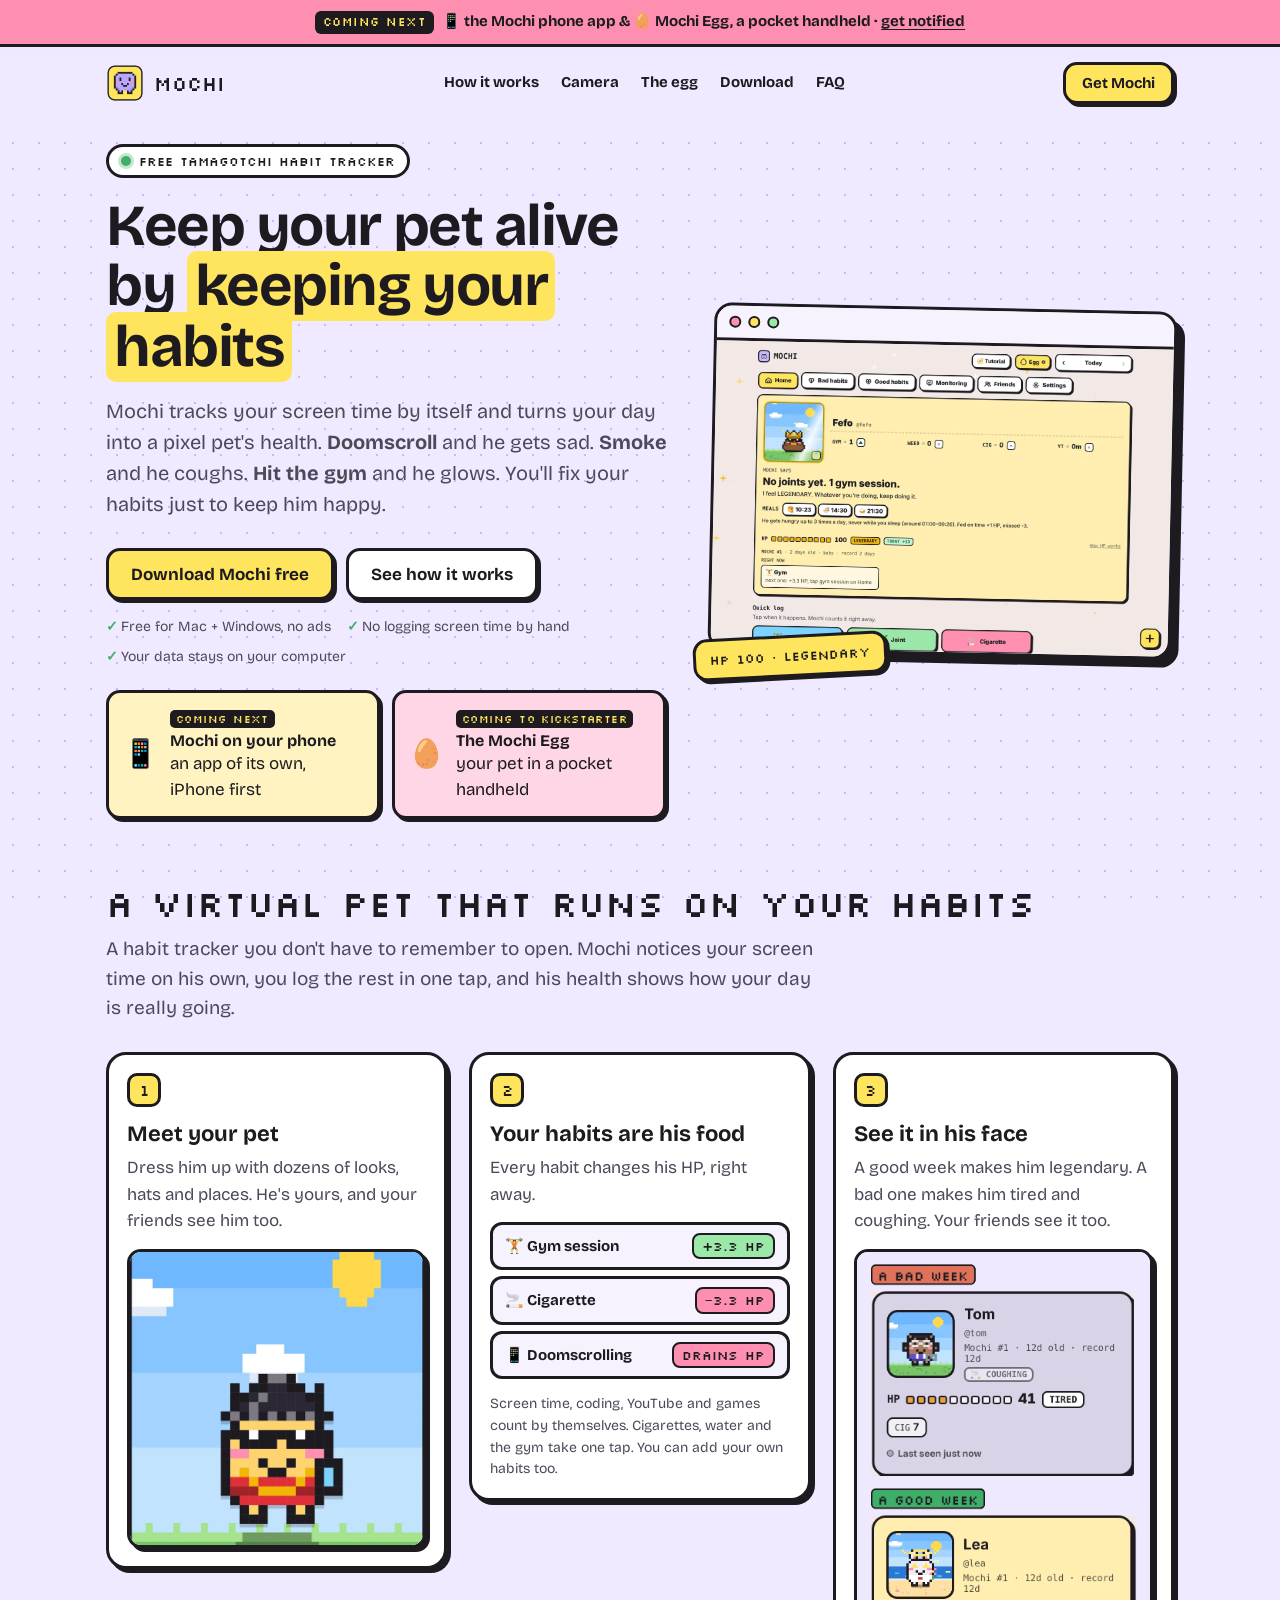
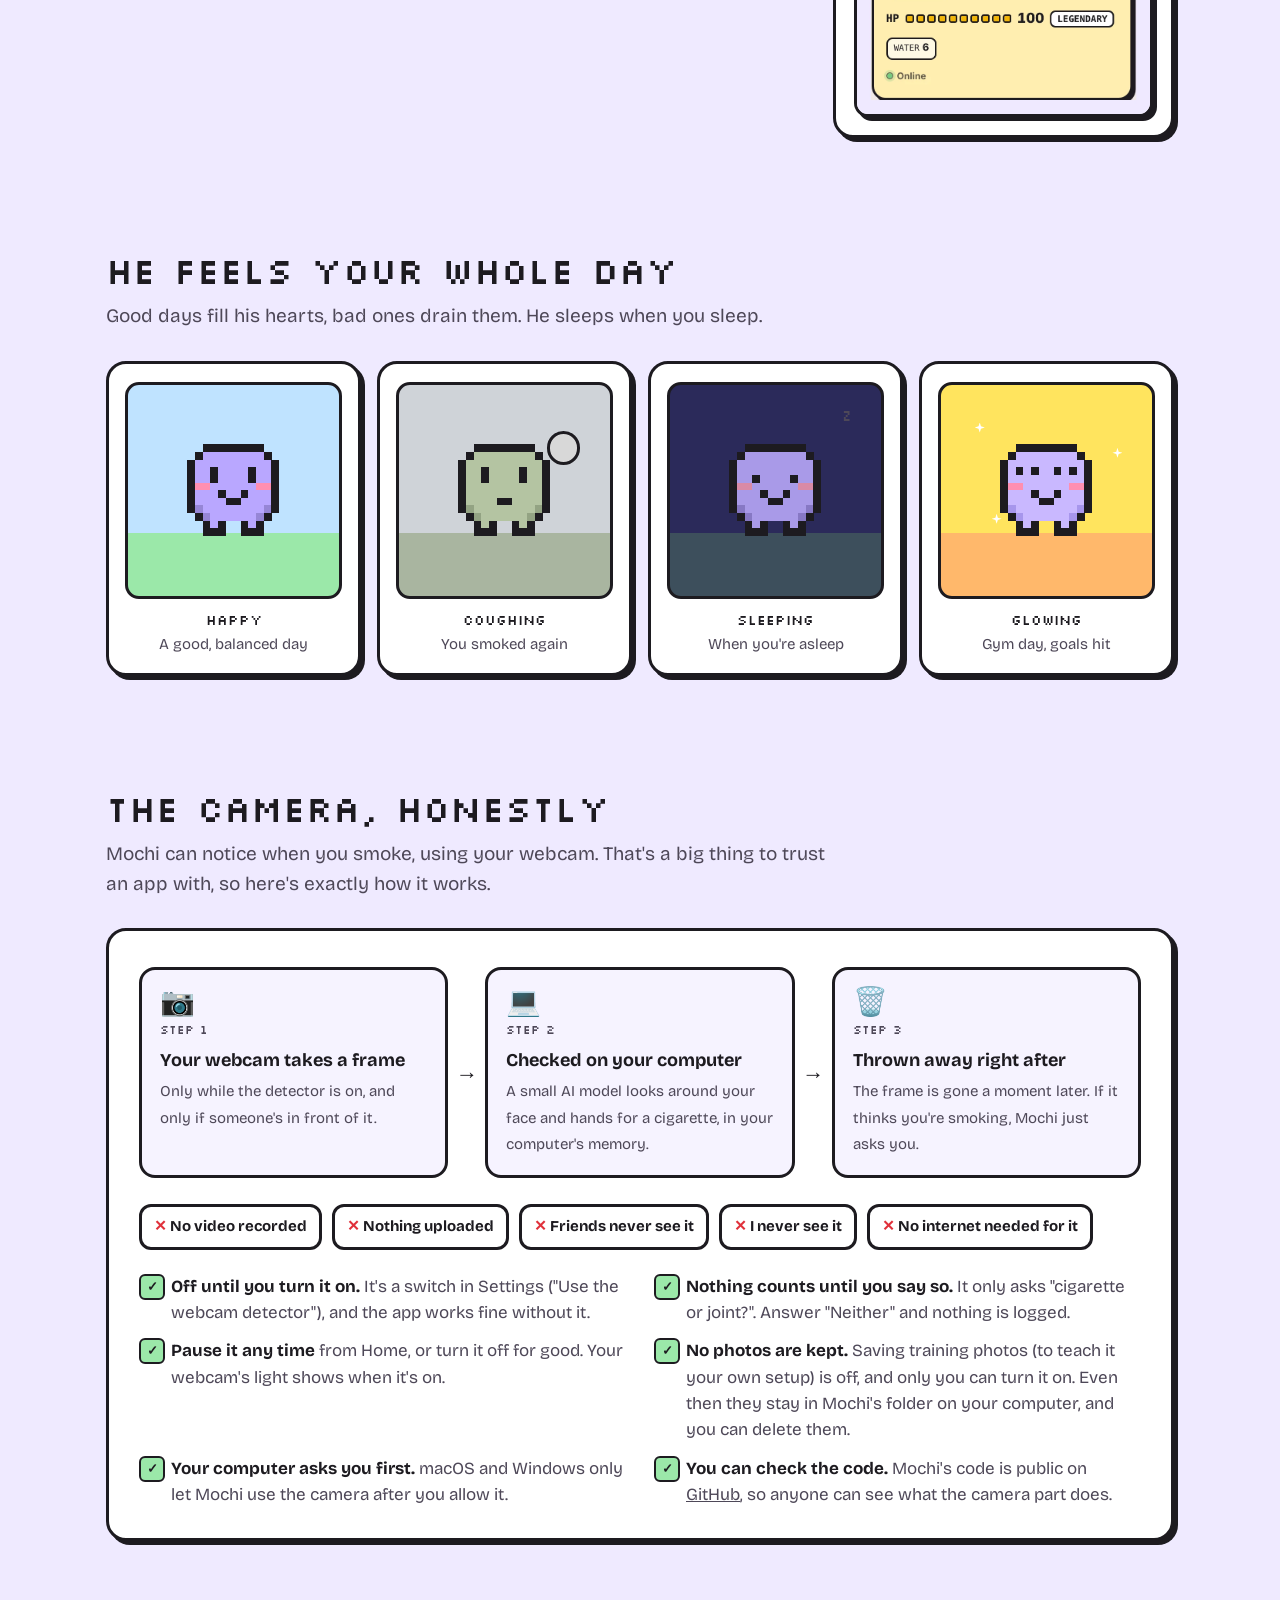
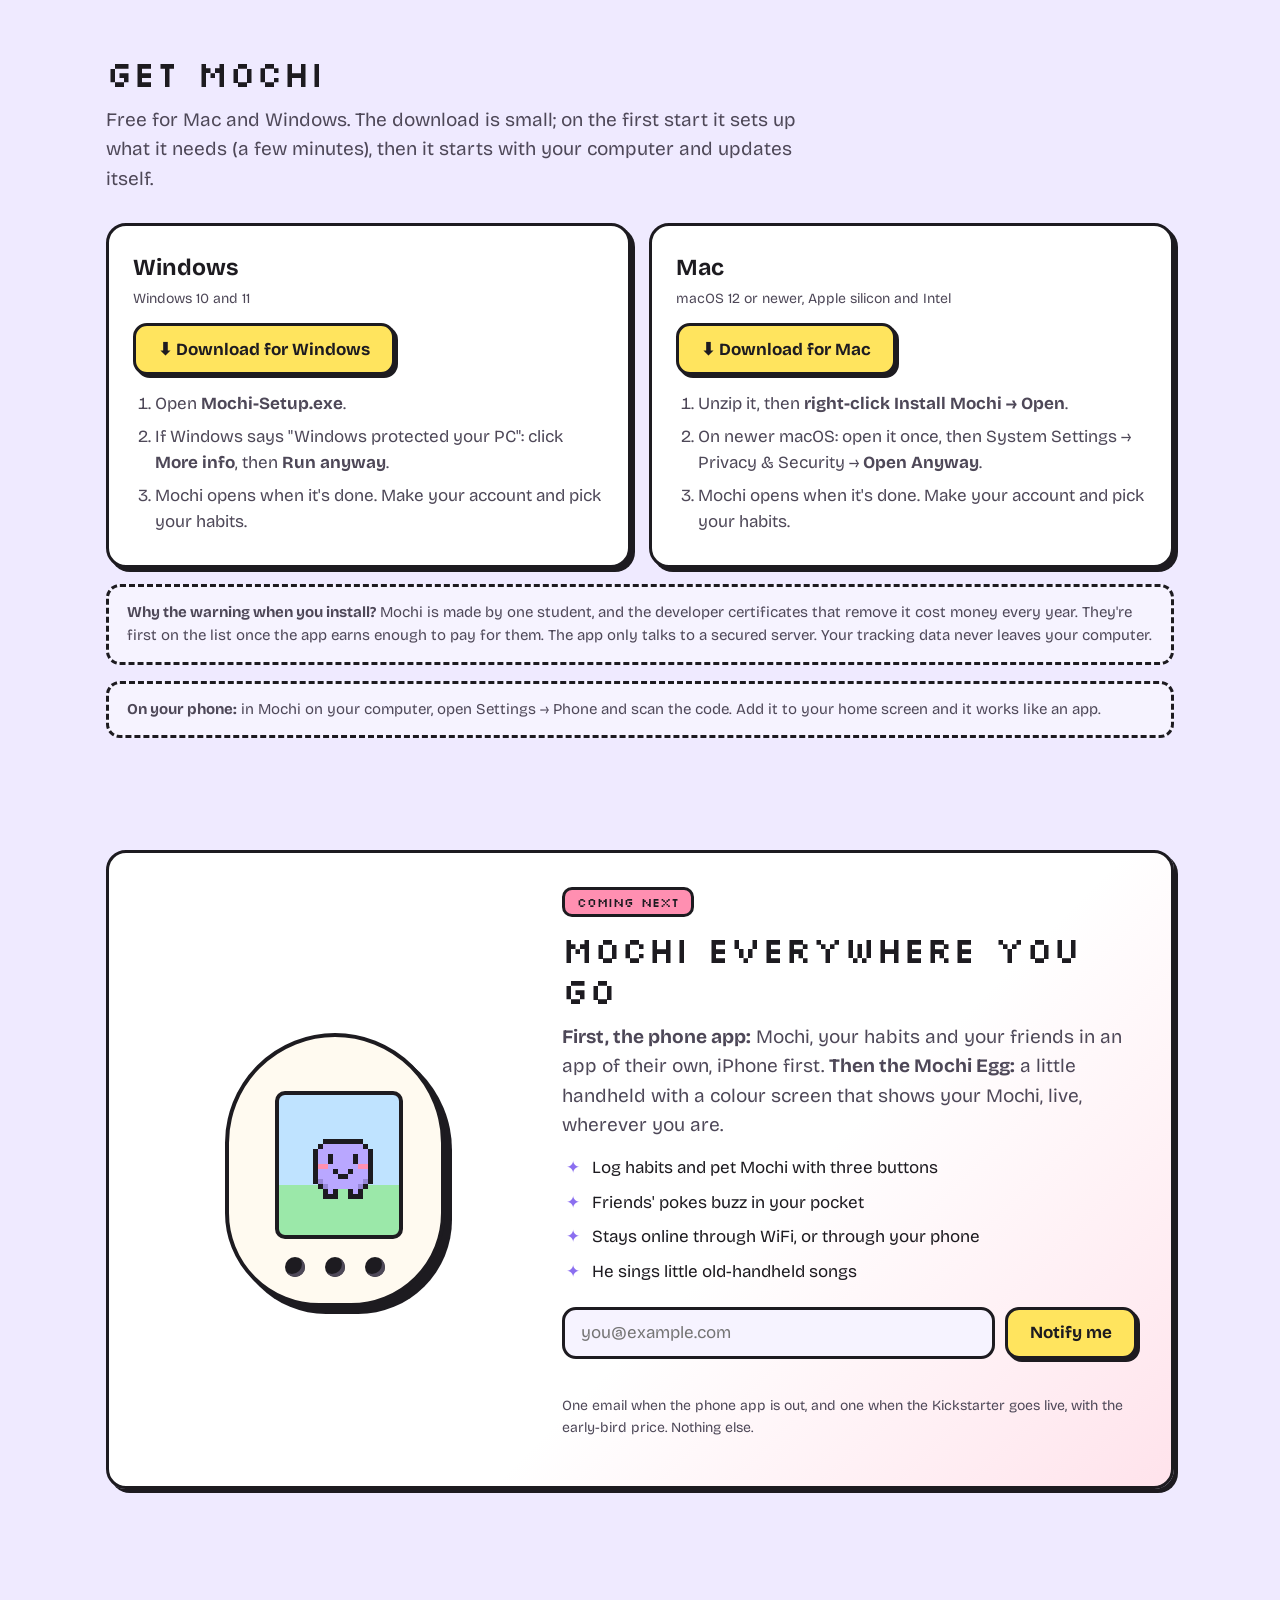
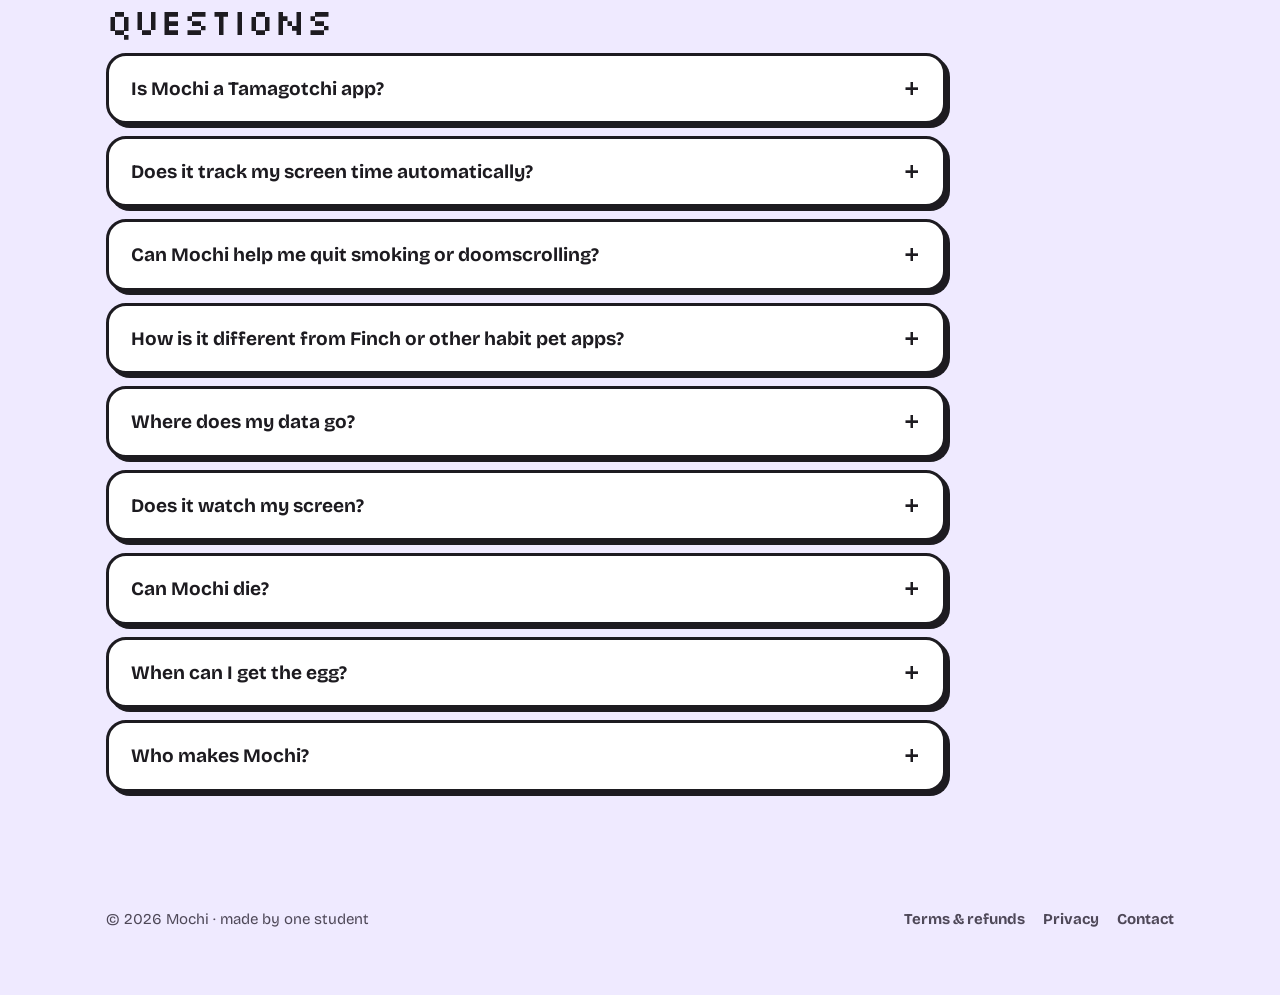
<file: docs/index.html>
<!doctype html>
<html lang="en">
<head>
<meta charset="utf-8">
<meta name="viewport" content="width=device-width, initial-scale=1">
<title>Mochi: keep your pet alive by keeping your habits · free Tamagotchi habit tracker for Mac &amp; Windows</title>
<meta name="description" content="Keep a Tamagotchi-style pixel pet alive by keeping your habits. Mochi is a free habit tracker and screen time tracker for Mac and Windows: it counts your screen time by itself, doomscrolling makes him sad, smoking makes him cough, the gym makes him glow.">
<meta name="keywords" content="tamagotchi habit tracker, virtual pet habit tracker, habit tracker app, screen time tracker, screen time app for mac, screen time app for windows, quit smoking tracker, doomscrolling, digital wellbeing, focus app, pixel pet">
<link rel="canonical" href="https://filadelfioleonardi.github.io/LazyTrack/">
<meta property="og:type" content="website">
<meta property="og:url" content="https://filadelfioleonardi.github.io/LazyTrack/">
<meta property="og:title" content="Mochi: keep your pet alive by keeping your habits">
<meta property="og:description" content="A free habit tracker with a pixel pet. Doomscroll and he gets sad. Smoke and he coughs. Hit the gym and he glows. Mac + Windows.">
<meta property="og:image" content="https://filadelfioleonardi.github.io/LazyTrack/img/og.png">
<meta property="og:image:width" content="1200"><meta property="og:image:height" content="630">
<meta name="twitter:card" content="summary_large_image">
<meta name="theme-color" content="#efeaff">
<link rel="icon" href="icon.png">
<link rel="apple-touch-icon" href="icon.png">
<script type="application/ld+json">{"@context":"https://schema.org","@type":"SoftwareApplication","name":"Mochi","applicationCategory":"LifestyleApplication","operatingSystem":"macOS, Windows","description":"Keep a Tamagotchi-style virtual pet alive by keeping your habits: a free habit tracker and screen time tracker for Mac and Windows that tracks automatically.","featureList":"Automatic screen time tracking, habit tracking, virtual pet, friends, quit smoking tracker","offers":{"@type":"Offer","price":"0","priceCurrency":"EUR"},"image":"https://filadelfioleonardi.github.io/LazyTrack/img/og.png","url":"https://filadelfioleonardi.github.io/LazyTrack/"}</script>
<link rel="stylesheet" href="style.css">
<style>
  /* hero */
  .hero { display: grid; grid-template-columns: 1.1fr .9fr; gap: 40px; align-items: center; padding: 22px 0 56px; }
  @media (max-width: 880px) { .hero { grid-template-columns: 1fr; padding-top: 20px; gap: 32px; } }
  .kicker { display: inline-flex; align-items: center; gap: 8px; padding: 6px 12px; border: 3px solid var(--line); border-radius: 999px; background: var(--card);
            font: 13px var(--pixel); margin-bottom: 18px; }
  .kicker i { width: 10px; height: 10px; border-radius: 50%; background: #3fae69; box-shadow: 0 0 0 3px color-mix(in srgb, #3fae69 30%, transparent); }
  .hero h1 { font: 800 clamp(36px, 5vw, 58px)/1.05 var(--body); margin: 0 0 18px; letter-spacing: -.025em; }
  .hero h1 mark { background: var(--yellow); color: #1d1b20; padding: 0 8px; border-radius: 10px; box-decoration-break: clone; -webkit-box-decoration-break: clone; }
  .hero p.lead { font-size: 20px; color: var(--ink-2); margin: 0 0 28px; max-width: 32em; }
  .ctas { display: flex; flex-wrap: wrap; gap: 12px; }
  .fine { margin-top: 14px; font-size: 14px; color: var(--ink-2); }

  .stage { position: relative; aspect-ratio: 1; max-width: 440px; width: 100%; justify-self: center; border-radius: 28px; overflow: hidden;
           background: linear-gradient(#bfe3ff 0 63%, #9be8a9 63% 100%); border: 3px solid var(--line); box-shadow: 8px 8px 0 var(--line); }
  .stage .grass { position: absolute; left: 0; right: 0; top: 63%; height: 4%; background: repeating-linear-gradient(90deg, #6fcf86 0 12px, transparent 12px 24px); }
  .sun { position: absolute; top: 9%; right: 11%; width: 13%; aspect-ratio: 1; background: var(--yellow); border: 3px solid var(--line); }
  .cloud { position: absolute; height: 6%; background: #fff; border: 3px solid var(--line); animation: drift 24s linear infinite; }
  .cloud.a { top: 13%; left: -30%; width: 26%; } .cloud.b { top: 4%; left: -40%; width: 17%; animation-duration: 32s; animation-delay: -14s; }
  @keyframes drift { to { left: 110%; } }
  .mochi { position: absolute; left: 50%; bottom: 30%; width: 50%; transform: translateX(-50%); animation: bob 2.4s ease-in-out infinite; }
  .shadow { position: absolute; left: 50%; bottom: 27.5%; width: 30%; height: 4%; transform: translateX(-50%); background: rgba(0,0,0,.15); border-radius: 50%; animation: sh 2.4s ease-in-out infinite; }
  @keyframes bob { 50% { transform: translate(-50%, -6%); } }
  @keyframes sh { 50% { width: 24%; } }
  .bubble { position: absolute; left: 50%; top: 8%; transform: translateX(-50%); background: #fff; color: #1d1b20; border: 3px solid var(--line); border-radius: 12px;
            padding: 6px 12px; font: 13px var(--pixel); white-space: nowrap; transition: opacity .2s; }
  .bubble::after { content: ""; position: absolute; left: 50%; bottom: -10px; width: 14px; height: 14px; background: #fff; border-right: 3px solid var(--line);
                   border-bottom: 3px solid var(--line); transform: translateX(-50%) rotate(45deg); }
  .hearts { position: absolute; left: 5%; bottom: 5%; display: flex; gap: 6px; padding: 8px 10px; background: rgba(29,27,32,.82); border: 3px solid var(--line); border-radius: 8px; }
  .hearts i { width: 18px; height: 16px; background: #e0303a; clip-path: polygon(0 25%, 25% 0, 50% 20%, 75% 0, 100% 25%, 100% 50%, 50% 100%, 0 50%); }
  .hearts i.off { background: #5a5266; }
  .hp { position: absolute; right: 5%; bottom: 5%; padding: 6px 10px; background: var(--yellow); color: #1d1b20; border: 3px solid var(--line); border-radius: 8px; font: 13px var(--pixel); }

  /* sections */
  section { padding: 56px 0; scroll-margin-top: 64px; }
  h2.sec { font: clamp(26px, 4vw, 36px)/1.15 var(--pixel); margin: 0 0 10px; }
  p.sub { color: var(--ink-2); margin: 0 0 30px; font-size: 19px; max-width: 38em; }

  .moods { display: grid; grid-template-columns: repeat(4, minmax(0, 1fr)); gap: 16px; }
  @media (max-width: 860px) { .moods { grid-template-columns: repeat(2, minmax(0, 1fr)); } }
  .mood { padding: 18px 16px 16px; text-align: center; }
  .mood .scene { aspect-ratio: 1; border: 3px solid var(--line); border-radius: 14px; display: grid; place-items: center; margin-bottom: 12px; position: relative; overflow: hidden; }
  .mood svg { width: 58%; }
  .mood b { display: block; font: 14px var(--pixel); margin-bottom: 2px; }
  .mood span { color: var(--ink-2); font-size: 15px; }
  .zz { position: absolute; top: 10%; right: 14%; font: 26px var(--pixel); color: #ffe45e; animation: zz 2s ease-in-out infinite; }
  @keyframes zz { 50% { transform: translateY(-6px); opacity: .6; } }
  .spark { position: absolute; width: 10px; height: 10px; background: #fff; clip-path: polygon(50% 0, 62% 38%, 100% 50%, 62% 62%, 50% 100%, 38% 62%, 0 50%, 38% 38%); animation: tw 1.6s ease-in-out infinite; }
  @keyframes tw { 50% { transform: scale(.4); opacity: .4; } }
  .cough { position: absolute; top: 22%; right: 14%; width: 16%; aspect-ratio: 1; border-radius: 50%; background: #d8d8d8; border: 3px solid var(--line); animation: puff 1.8s ease-out infinite; }
  @keyframes puff { from { transform: scale(.5); opacity: 1; } to { transform: translate(8px, -12px) scale(1.2); opacity: 0; } }

  .grid3 { display: grid; grid-template-columns: repeat(3, minmax(0, 1fr)); gap: 18px; }
  @media (max-width: 860px) { .grid3 { grid-template-columns: 1fr; } }
  .feat { padding: 24px; }
  .feat .ic { width: 54px; height: 54px; display: grid; place-items: center; border: 3px solid var(--line); border-radius: 14px; font-size: 26px; margin-bottom: 14px; box-shadow: 2px 2px 0 var(--line); }
  .feat h3 { margin: 0 0 6px; font-size: 21px; } .feat p { margin: 0; color: var(--ink-2); }

  .egg { display: grid; grid-template-columns: .8fr 1.2fr; gap: 36px; align-items: center; padding: 34px; background: linear-gradient(135deg, var(--card) 60%, color-mix(in srgb, var(--pink) 25%, var(--card))); }
  @media (max-width: 860px) { .egg { grid-template-columns: 1fr; padding: 24px; } }
  .eggshell { width: 220px; height: 274px; margin: 0 auto; position: relative; background: #fffaf0; border: 4px solid var(--line); border-radius: 110px 110px 94px 94px;
              box-shadow: 7px 7px 0 var(--line); animation: wob 4s ease-in-out infinite; }
  @keyframes wob { 0%, 80%, 100% { transform: rotate(0); } 85% { transform: rotate(-4deg); } 90% { transform: rotate(4deg); } 95% { transform: rotate(-2deg); } }
  .eggscreen { position: absolute; left: 46px; top: 54px; width: 128px; height: 148px; border: 4px solid #1d1b20; border-radius: 10px; overflow: hidden; background: linear-gradient(#bfe3ff 0 64%, #9be8a9 64%); }
  .eggscreen svg { position: absolute; left: 24px; bottom: 26px; width: 80px; }
  .eggbtns { position: absolute; left: 0; right: 0; bottom: 26px; display: flex; justify-content: center; gap: 20px; }
  .eggbtns i { width: 20px; height: 20px; border-radius: 50%; background: #1d1b20; box-shadow: inset -3px -3px 0 #4e4858; }
  .badge { display: inline-block; padding: 4px 12px; border: 3px solid var(--line); border-radius: 10px; background: var(--pink); color: #1d1b20; font: 13px var(--pixel); margin-bottom: 12px; }
  ul.ticks { list-style: none; padding: 0; margin: 0 0 22px; display: grid; gap: 8px; }
  ul.ticks li { padding-left: 30px; position: relative; } ul.ticks li::before { content: "✦"; position: absolute; left: 4px; color: #8b6ff0; }

  form.join { display: flex; gap: 10px; flex-wrap: wrap; }
  form.join input { flex: 1 1 220px; min-height: 52px; padding: 0 16px; border: 3px solid var(--line); border-radius: 14px; font: 400 17px var(--body); background: var(--soft); color: var(--ink); }
  .msg { min-height: 24px; margin-top: 10px; font-weight: 700; }
  .msg.ok { color: #157a3f; } .msg.err { color: #c2410c; }
  @media (prefers-color-scheme: dark) { .msg.ok { color: #5fe08f; } .msg.err { color: #ff8a6b; } }

  .dl { display: grid; grid-template-columns: repeat(2, minmax(0, 1fr)); gap: 18px; }
  @media (max-width: 760px) { .dl { grid-template-columns: 1fr; } }
  .dl .card { padding: 24px; }
  .dl h3 { margin: 0 0 2px; font-size: 23px; }
  .steps { margin: 16px 0 0; padding-left: 22px; color: var(--ink-2); } .steps li { margin-bottom: 6px; }
  .soon { margin-top: 18px; padding: 22px; }
  .soon h3 { margin: 0 0 4px; font-size: 20px; }
  .note { margin-top: 16px; padding: 14px 18px; border: 3px dashed var(--line); border-radius: 14px; background: var(--soft); color: var(--ink-2); font-size: 15px; }

  [hidden] { display: none !important; }
  .plans { display: grid; grid-template-columns: repeat(3, minmax(0, 1fr)); gap: 20px; align-items: start; }
  @media (max-width: 960px) { .plans { grid-template-columns: 1fr; max-width: 520px; } }
  .plan.founder { background: linear-gradient(160deg, #fff6d6, #ffd6e6); color: #1d1b20; }
  .plan.founder .btn { background: var(--yellow); color: #1d1b20; }
  .plan.founder .btn[aria-disabled="true"] { opacity: .65; pointer-events: none; }
  .slots { margin: 4px 0 0; font: 12px var(--pixel); }
  .offers-note { margin-top: 18px; max-width: 840px; padding: 14px 18px; border: 3px dashed var(--line); border-radius: 14px; background: var(--soft); color: var(--ink-2); font-size: 15px; }
  .plan { padding: 26px; position: relative; } .plan.plus { background: var(--yellow); color: #1d1b20; }
  .plan h3 { font: 16px var(--pixel); margin: 0; }
  .plan .price { font: 800 40px/1.1 var(--body); margin: 8px 0 2px; } .plan .price small { font-size: 16px; font-weight: 400; }
  .plan ul { margin: 16px 0 22px; padding-left: 20px; } .plan li { margin-bottom: 7px; }
  .plan.plus .btn { background: #fff; color: #1d1b20; }
  .plan .tag { position: absolute; top: -16px; right: 18px; padding: 4px 10px; background: var(--pink); border: 3px solid var(--line); border-radius: 10px; font: 12px var(--pixel); color: #1d1b20; }

  .faq details { max-width: 840px; }
  .faq details { padding: 18px 22px; margin-bottom: 12px; }
  .faq summary { cursor: pointer; font-weight: 700; font-size: 19px; list-style: none; display: flex; justify-content: space-between; gap: 12px; }
  .faq summary::-webkit-details-marker { display: none; }
  .faq summary::after { content: "+"; font: 20px var(--pixel); } .faq details[open] summary::after { content: "–"; }
  .faq p { margin: 10px 0 0; color: var(--ink-2); }

  /* the camera, explained */
  .cam { padding: 30px; }
  @media (max-width: 760px) { .cam { padding: 22px; } }
  .flow { display: grid; grid-template-columns: 1fr auto 1fr auto 1fr; gap: 12px; align-items: stretch; margin: 6px 0 26px; }
  @media (max-width: 760px) { .flow { grid-template-columns: 1fr; } .flow .arrow { transform: rotate(90deg); justify-self: center; } }
  .step { padding: 18px; border: 3px solid var(--line); border-radius: 16px; background: var(--soft); }
  .step .n { font: 12px var(--pixel); color: var(--ink-2); }
  .step b { display: block; font-size: 18px; margin: 4px 0 4px; }
  .step span { color: var(--ink-2); font-size: 15px; }
  .step .ic { font-size: 28px; line-height: 1; }
  .arrow { align-self: center; font: 22px var(--pixel); }
  .never { display: flex; flex-wrap: wrap; gap: 10px; margin: 0 0 24px; }
  .never span { padding: 8px 12px; border: 3px solid var(--line); border-radius: 12px; background: var(--card); font-weight: 700; font-size: 15px; }
  .never span::before { content: "✕ "; color: #e0303a; }
  .promises { display: grid; grid-template-columns: repeat(2, minmax(0, 1fr)); gap: 12px 28px; padding: 0; margin: 0; list-style: none; }
  @media (max-width: 760px) { .promises { grid-template-columns: 1fr; } }
  .promises li { padding-left: 32px; position: relative; color: var(--ink-2); }
  .promises li b { color: var(--ink); }
  .promises li::before { content: "✓"; position: absolute; left: 0; top: 0; width: 22px; height: 22px; display: grid; place-items: center; background: var(--green); color: #1d1b20;
                         border: 2px solid var(--line); border-radius: 6px; font-weight: 800; font-size: 13px; }

  /* the app itself, in a window */
  .shot { border: 3px solid var(--line); border-radius: 18px; overflow: hidden; box-shadow: 8px 8px 0 var(--line); background: var(--card); }
  .shot .bar { display: flex; gap: 7px; padding: 10px 12px; border-bottom: 3px solid var(--line); background: var(--soft); }
  .shot .bar i { width: 12px; height: 12px; border-radius: 50%; border: 2px solid var(--line); background: #ff8fb1; }
  .shot .bar i:nth-child(2) { background: #ffe45e; } .shot .bar i:nth-child(3) { background: #9be8a9; }
  .shot img, .shot video { display: block; width: 100%; height: auto; }
  .hero .shot { transform: rotate(1.2deg); }
  .heroart { position: relative; }
  .sticker { position: absolute; left: -18px; bottom: -22px; padding: 10px 14px; background: var(--yellow); color: #1d1b20; border: 3px solid var(--line); border-radius: 14px;
             box-shadow: 3px 3px 0 var(--line); font: 13px var(--pixel); transform: rotate(-3deg); }
  .trust { display: flex; flex-wrap: wrap; gap: 8px 16px; margin-top: 16px; font-size: 14px; color: var(--ink-2); }
  .trust span::before { content: "✓ "; color: #3fae69; font-weight: 800; }
  .mobilecta { display: none; margin-top: 4px; }
  .mobilecta p { margin: 0 0 10px; font-weight: 700; }
  body.is-mobile .mobilecta { display: block; } body.is-mobile .deskcta { display: none; }
  /* three screens: the pet, the habits, the payoff */
  .loop { display: grid; grid-template-columns: repeat(3, minmax(0, 1fr)); gap: 22px; align-items: start; }
  @media (max-width: 900px) { .loop { grid-template-columns: 1fr; max-width: 560px; } }
  .loopcard { padding: 18px; }
  .loopcard .num { display: inline-grid; place-items: center; width: 34px; height: 34px; border: 3px solid var(--line); border-radius: 10px; background: var(--yellow); color: #1d1b20; font: 15px var(--pixel); margin-bottom: 10px; }
  .loopcard h3 { margin: 0 0 4px; font-size: 22px; } .loopcard p { margin: 0 0 14px; color: var(--ink-2); }
  .loopcard .shot { box-shadow: 4px 4px 0 var(--line); border-radius: 14px; }
  .loopcard .shot.sq { aspect-ratio: 1; } .loopcard .shot.sq video { height: 100%; object-fit: cover; }
  .mech { list-style: none; padding: 0; margin: 0 0 14px; display: grid; gap: 6px; }
  .mech li { display: flex; justify-content: space-between; align-items: center; gap: 10px; padding: 8px 12px; border: 3px solid var(--line); border-radius: 12px; background: var(--soft); font-weight: 700; font-size: 15px; }
  .mech b { font: 13px var(--pixel); padding: 3px 8px; border: 2px solid var(--line); border-radius: 8px; white-space: nowrap; color: #1d1b20; }
  .mech b.up { background: var(--green); } .mech b.down { background: var(--pink); }
  /* coming next: on the first screen */
  .soonbar { display: block; text-align: center; padding: 10px 16px; background: #ff8fb1; color: #1d1b20; border-bottom: 3px solid #1d1b20; font-size: 15px; font-weight: 700; text-decoration: none; }
  .soonbar b { display: inline-block; background: #1d1b20; color: #ffe45e; padding: 2px 8px; border-radius: 6px; font-family: var(--pixel); font-weight: 400; font-size: 12px; letter-spacing: .04em; margin-right: 8px; }
  .soonbar u { text-underline-offset: 3px; }
  .next { display: grid; grid-template-columns: repeat(2, minmax(0, 1fr)); gap: 12px; margin-top: 22px; max-width: 560px; }
  @media (max-width: 520px) { .next { grid-template-columns: 1fr; } }
  .nextcard { display: flex; gap: 12px; align-items: center; padding: 12px 14px; border: 3px solid #1d1b20; border-radius: 14px; background: #fff3c2; color: #1d1b20; box-shadow: 3px 3px 0 #1d1b20; text-decoration: none; }
  .nextcard:nth-child(2) { background: #ffd6e6; }
  .nextcard:hover { transform: translate(-1px, -1px); box-shadow: 4px 4px 0 #1d1b20; }
  .nextcard .ic { font-size: 28px; line-height: 1; }
  .nextcard small { display: inline-block; font: 11px var(--pixel); background: #1d1b20; color: #ffe45e; padding: 2px 6px; border-radius: 5px; letter-spacing: .04em; margin-bottom: 3px; }
  .nextcard b { display: block; font-size: 16px; line-height: 1.25; }
  @media (prefers-reduced-motion: reduce) { *, *::before, *::after { animation: none !important; transition: none !important; } }
</style>
</head>
<body>
<a class="soonbar" href="#founder" data-pay="founder" hidden><b>ONLY 500</b>🥚 Founder pack: Mochi Plus forever, $29 once · <u>see it</u></a>
<a class="soonbar" href="#egg" data-nopay="founder"><b>COMING NEXT</b>📱 the Mochi phone app &amp; 🥚 Mochi Egg, a pocket handheld · <u>get notified</u></a>
<header class="top" id="top">
  <div class="wrap">
    <a class="brand" href="#"><img src="icon.png" alt="">MOCHI</a>
    <nav class="links" aria-label="Sections"><a href="#loop">How it works</a><a href="#camera">Camera</a><a href="#egg">The egg</a><a href="#download">Download</a><a href="#founder" data-pay="founder" hidden>Founder</a><a href="#faq">FAQ</a></nav>
    <a class="btn primary small" href="#download">Get Mochi</a>
  </div>
</header>

<main>
<div class="wrap">
  <div class="hero">
    <div>
      <span class="kicker"><i></i>FREE TAMAGOTCHI HABIT TRACKER</span>
      <h1>Keep your pet alive by <mark>keeping your habits</mark></h1>
      <p class="lead">Mochi tracks your screen time by itself and turns your day into a pixel pet's health. <b>Doomscroll</b> and he gets sad. <b>Smoke</b> and he coughs. <b>Hit the gym</b> and he glows. You'll fix your habits just to keep him happy.</p>
      <div class="ctas deskcta">
        <a class="btn primary" id="heroDl" href="#download">Download Mochi free</a>
        <a class="btn" href="#loop">See how it works</a>
      </div>
      <div class="mobilecta">
        <p>Mochi runs on your computer. Get the link there:</p>
        <form class="join" data-wants="app"><input type="email" name="email" required placeholder="your email" aria-label="Your email"><button class="btn primary" type="submit">Email me the link</button></form>
        <div class="msg" role="status"></div>
        <button type="button" class="btn small" id="shareBtn" style="margin-top:6px">Send it to myself</button>
      </div>
      <div class="ctas" data-pay="founder egg" hidden style="margin-top:12px">
        <a class="btn" href="#founder" data-pay="founder" hidden>🥚 Become a Founder · $29</a>
        <a class="btn" href="#egg" data-pay="egg" hidden>Reserve a Mochi Egg · $5</a>
      </div>
      <div class="trust"><span>Free for Mac + Windows, no ads</span><span>No logging screen time by hand</span><span>Your data stays on your computer</span></div>
      <div class="next" aria-label="Coming next">
        <a class="nextcard" href="#egg"><span class="ic" aria-hidden="true">📱</span><span><small>COMING NEXT</small><b>Mochi on your phone</b>an app of its own, iPhone first</span></a>
        <a class="nextcard" href="#egg"><span class="ic" aria-hidden="true">🥚</span><span><small>COMING TO KICKSTARTER</small><b>The Mochi Egg</b>your pet in a pocket handheld</span></a>
      </div>
    </div>
    <div class="heroart">
      <div class="shot"><div class="bar"><i></i><i></i><i></i></div>
        <img src="img/app-home.webp" width="1280" height="860" alt="The Mochi app: a pixel pet with a crown, 100 HP and LEGENDARY, today's gym session counted and quick log buttons"></div>
      <span class="sticker">HP 100 · LEGENDARY</span>
    </div>
  </div>
</div>

<section id="loop" style="padding-top:8px">
  <div class="wrap">
    <h2 class="sec">A virtual pet that runs on your habits</h2>
    <p class="sub">A habit tracker you don't have to remember to open. Mochi notices your screen time on his own, you log the rest in one tap, and his health shows how your day is really going.</p>
    <div class="loop">
      <div class="card loopcard"><span class="num">1</span><h3>Meet your pet</h3><p>Dress him up with dozens of looks, hats and places. He's yours, and your friends see him too.</p>
        <div class="shot sq"><video src="img/dressup.mp4" poster="img/dressup-poster.webp" autoplay muted loop playsinline preload="metadata" aria-label="Mochi trying on different outfits in the wardrobe"></video></div></div>
      <div class="card loopcard"><span class="num">2</span><h3>Your habits are his food</h3><p>Every habit changes his HP, right away.</p>
        <ul class="mech">
          <li><span>🏋️ Gym session</span><b class="up">+3.3 HP</b></li>
          <li><span>🚬 Cigarette</span><b class="down">−3.3 HP</b></li>
          <li><span>📱 Doomscrolling</span><b class="down">drains HP</b></li>
        </ul>
        <p class="fine" style="margin:4px 0 0">Screen time, coding, YouTube and games count by themselves. Cigarettes, water and the gym take one tap. You can add your own habits too.</p></div>
      <div class="card loopcard"><span class="num">3</span><h3>See it in his face</h3><p>A good week makes him legendary. A bad one makes him tired and coughing. Your friends see it too.</p>
        <div class="shot"><img src="img/payoff.webp" width="759" height="1196" loading="lazy" alt="Two Mochis side by side: after a bad week, tired and coughing at 41 HP; after a good week, legendary at 100 HP"></div></div>
    </div>
  </div>
</section>

<section id="how">
  <div class="wrap">
    <h2 class="sec">He feels your whole day</h2>
    <p class="sub">Good days fill his hearts, bad ones drain them. He sleeps when you sleep.</p>
    <div class="moods">
      <div class="card mood"><div class="scene" style="background:linear-gradient(#bfe3ff 0 70%,#9be8a9 70%)"><svg viewBox="0 0 16 16" shape-rendering="crispEdges" data-mood="happy" aria-hidden="true"></svg></div><b>HAPPY</b><span>A good, balanced day</span></div>
      <div class="card mood"><div class="scene" style="background:linear-gradient(#cfd3d8 0 70%,#a9b5a0 70%)"><svg viewBox="0 0 16 16" shape-rendering="crispEdges" data-mood="sick" aria-hidden="true"></svg><i class="cough"></i></div><b>COUGHING</b><span>You smoked again</span></div>
      <div class="card mood"><div class="scene" style="background:linear-gradient(#2b2a5a 0 70%,#3d4f5c 70%)"><svg viewBox="0 0 16 16" shape-rendering="crispEdges" data-mood="sleep" aria-hidden="true"></svg><span class="zz">Z</span></div><b>SLEEPING</b><span>When you're asleep</span></div>
      <div class="card mood"><div class="scene" style="background:linear-gradient(#ffe45e 0 70%,#ffb86b 70%)"><svg viewBox="0 0 16 16" shape-rendering="crispEdges" data-mood="glow" aria-hidden="true"></svg><i class="spark" style="top:18%;left:16%"></i><i class="spark" style="top:30%;right:14%;animation-delay:-.6s"></i><i class="spark" style="bottom:34%;left:24%;animation-delay:-1.1s"></i></div><b>GLOWING</b><span>Gym day, goals hit</span></div>
    </div>
  </div>
</section>


<section id="camera">
  <div class="wrap">
    <h2 class="sec">The camera, honestly</h2>
    <p class="sub">Mochi can notice when you smoke, using your webcam. That's a big thing to trust an app with, so here's exactly how it works.</p>
    <div class="card cam">
      <div class="flow">
        <div class="step"><div class="ic">📷</div><span class="n">STEP 1</span><b>Your webcam takes a frame</b><span>Only while the detector is on, and only if someone's in front of it.</span></div>
        <div class="arrow" aria-hidden="true">→</div>
        <div class="step"><div class="ic">💻</div><span class="n">STEP 2</span><b>Checked on your computer</b><span>A small AI model looks around your face and hands for a cigarette, in your computer's memory.</span></div>
        <div class="arrow" aria-hidden="true">→</div>
        <div class="step"><div class="ic">🗑️</div><span class="n">STEP 3</span><b>Thrown away right after</b><span>The frame is gone a moment later. If it thinks you're smoking, Mochi just asks you.</span></div>
      </div>
      <div class="never" aria-label="What never happens"><span>No video recorded</span><span>Nothing uploaded</span><span>Friends never see it</span><span>I never see it</span><span>No internet needed for it</span></div>
      <ul class="promises">
        <li><b>Off until you turn it on.</b> It's a switch in Settings ("Use the webcam detector"), and the app works fine without it.</li>
        <li><b>Nothing counts until you say so.</b> It only asks "cigarette or joint?". Answer "Neither" and nothing is logged.</li>
        <li><b>Pause it any time</b> from Home, or turn it off for good. Your webcam's light shows when it's on.</li>
        <li><b>No photos are kept.</b> Saving training photos (to teach it your own setup) is off, and only you can turn it on. Even then they stay in Mochi's folder on your computer, and you can delete them.</li>
        <li><b>Your computer asks you first.</b> macOS and Windows only let Mochi use the camera after you allow it.</li>
        <li><b>You can check the code.</b> Mochi's code is public on <a href="https://github.com/FiladelfioLeonardi/LazyTrack/blob/main/lazytrack/smoke.py">GitHub</a>, so anyone can see what the camera part does.</li>
      </ul>
    </div>
  </div>
</section>

<section id="download">
  <div class="wrap">
    <h2 class="sec">Get Mochi</h2>
    <p class="sub">Free for Mac and Windows. The download is small; on the first start it sets up what it needs (a few minutes), then it starts with your computer and updates itself.</p>
    <div class="dl">
      <div class="card">
        <h3>Windows</h3><p class="fine" style="margin:0 0 14px">Windows 10 and 11</p>
        <a class="btn primary" href="https://github.com/FiladelfioLeonardi/LazyTrack/releases/latest/download/Mochi-Setup.exe">⬇ Download for Windows</a>
        <ol class="steps">
          <li>Open <b>Mochi-Setup.exe</b>.</li>
          <li>If Windows says "Windows protected your PC": click <b>More info</b>, then <b>Run anyway</b>.</li>
          <li>Mochi opens when it's done. Make your account and pick your habits.</li>
        </ol>
      </div>
      <div class="card">
        <h3>Mac</h3><p class="fine" style="margin:0 0 14px">macOS 12 or newer, Apple silicon and Intel</p>
        <a class="btn primary" href="https://github.com/FiladelfioLeonardi/LazyTrack/releases/latest/download/Install-Mochi-Mac.zip">⬇ Download for Mac</a>
        <ol class="steps">
          <li>Unzip it, then <b>right-click Install Mochi → Open</b>.</li>
          <li>On newer macOS: open it once, then System Settings → Privacy &amp; Security → <b>Open Anyway</b>.</li>
          <li>Mochi opens when it's done. Make your account and pick your habits.</li>
        </ol>
      </div>
    </div>
    <div class="note"><b>Why the warning when you install?</b> Mochi is made by one student, and the developer certificates that remove it cost money every year. They're first on the list once the app earns enough to pay for them. The app only talks to a secured server. Your tracking data never leaves your computer.</div>
    <div class="note"><b>On your phone:</b> in Mochi on your computer, open Settings → Phone and scan the code. Add it to your home screen and it works like an app.</div>
  </div>
</section>

<section id="egg">
  <div class="wrap">
    <div class="card egg">
      <div class="eggshell" role="img" aria-label="The Mochi Egg: a cream egg-shaped handheld with a small colour screen and three buttons">
        <div class="eggscreen"><svg viewBox="0 0 16 16" shape-rendering="crispEdges" data-mood="happy" aria-hidden="true"></svg></div>
        <div class="eggbtns"><i></i><i></i><i></i></div>
      </div>
      <div>
        <span class="badge">COMING NEXT</span>
        <h2 class="sec">Mochi everywhere you go</h2>
        <p class="sub" style="margin-bottom:16px"><b>First, the phone app:</b> Mochi, your habits and your friends in an app of their own, iPhone first. <b>Then the Mochi Egg:</b> a little handheld with a colour screen that shows your Mochi, live, wherever you are.</p>
        <ul class="ticks">
          <li>Log habits and pet Mochi with three buttons</li>
          <li>Friends' pokes buzz in your pocket</li>
          <li>Stays online through WiFi, or through your phone</li>
          <li>He sings little old-handheld songs</li>
        </ul>
        <form class="join" data-wants="both"><input type="email" name="email" required placeholder="you@example.com" aria-label="Your email"><button class="btn primary" type="submit">Notify me</button></form>
        <div class="msg" role="status"></div>
        <p class="fine" style="margin-top:2px">One email when the phone app is out, and one when the Kickstarter goes live, with the early-bird price. Nothing else.</p>
        <div data-pay="egg" hidden style="margin-top:18px">
          <a class="btn primary" data-buy="egg" href="#egg">🥚 Reserve one · $5, refundable</a>
          <p class="fine">Get the Kickstarter link 24 hours early and the lowest early-bird price. Want your $5 back? Email me, any time, and it's refunded.</p>
        </div>
      </div>
    </div>
  </div>
</section>

<section id="founder" data-pay="founder" hidden>
  <div class="wrap">
    <h2 class="sec">Mochi is free. Forever. No ads.</h2>
    <p class="sub">I'm one student building Mochi alone. If it helps you scroll less, you can help keep it alive.</p>
    <div class="card plan founder" style="max-width:520px">
      <span class="tag">ONLY 500</span>
      <h3>🥚 FOUNDER PACK</h3>
      <div class="price">$29 <small>once</small></div>
      <p class="slots">STUDENTS: $19 WITH CODE STUDENT</p>
      <ul><li>Every ⭐ Plus look, now and forever</li><li>A Founder badge your friends see</li><li>Your name in the credits</li><li>First in line for the Mochi Egg</li><li><b>&amp; much more</b>: extras only Founders get, as Mochi grows</li></ul>
      <a class="btn" data-buy="founder" href="#founder">Become a Founder</a>
      <p style="margin:12px 0 0;font-size:14px">Only 500, and only until 31 January 2027. Buy it on your phone now; the key arrives by email and works once Mochi is on your computer. 14-day refund.</p>
    </div>
    <p class="offers-note">Nothing you use today will ever cost money. And you'll never have to pay to save your Mochi.</p>
  </div>
</section>

<section id="faq">
  <div class="wrap faq">
    <h2 class="sec">Questions</h2>
    <details class="card"><summary>Is Mochi a Tamagotchi app?</summary><p>Kind of: Mochi is a Tamagotchi-style virtual pet, but instead of pressing buttons to feed him, your real habits do it. It's also a full habit tracker and screen time tracker for your computer, free on Mac and Windows.</p></details>
    <details class="card"><summary>Does it track my screen time automatically?</summary><p>Yes. Mochi counts time in apps and websites by itself (coding, YouTube, social media, games), so you never have to log it. Other habits, like cigarettes, water or the gym, take one tap.</p></details>
    <details class="card"><summary>Can Mochi help me quit smoking or doomscrolling?</summary><p>It makes every cigarette and every hour of social media visible, and Mochi pays for each one in HP. You set a daily limit for each bad habit, and Mochi can lower it by about 10% a week as you get better. It's not a medical program, just a very motivating pet.</p></details>
    <details class="card"><summary>How is it different from Finch or other habit pet apps?</summary><p>Most habit pets live on your phone and wait for you to check boxes. Mochi lives on your computer and tracks your screen time by itself, so he reacts even when you forget to log anything. Friends, a wardrobe and a handheld egg are on top.</p></details>
    <details class="card"><summary>Where does my data go?</summary><p>Your tracking data stays on your computer. Only what you choose to share with friends (like your Mochi's look and the numbers you picked) goes to the friends server. More in the <a href="privacy.html">privacy policy</a>.</p></details>
    <details class="card"><summary>Does it watch my screen?</summary><p>It only notices which app or website is in front, never what's on it. The optional smoking detector is explained in <a href="#camera">The camera, honestly</a>: it runs only on your computer, only if you turn it on.</p></details>
    <details class="card"><summary>Can Mochi die?</summary><p>His hearts drop on bad days, and yes, he can run out. Then a baby hatches and you start a new generation. Good days and your friends keep him going.</p></details>
    <details class="card" data-pay="founder" hidden><summary>What's the Founder pack?</summary><p>A one-time $29 ($19 for students with the code STUDENT) for Plus forever: every ⭐ look that exists now and every one that comes later, a Founder badge, your name in the credits and Founder-only extras as Mochi grows. You get a license key by email; in Mochi open Settings → Account, paste it and press Unlock. Only 500 are sold, and only until 31 January 2027. 14-day refund, no questions asked.</p></details>
    <details class="card" data-pay="egg" hidden><summary>How does the $5 Egg reservation work?</summary><p>You pay $5 now and get the Kickstarter link 24 hours before everyone else, with the lowest early-bird price. It's not the Egg itself, just your place in line. Email me any time and the $5 is refunded.</p></details>
    <details class="card"><summary>When can I get the egg?</summary><p>The Kickstarter launches once the egg is ready. Join the waitlist above and you'll get one email when it goes live.</p></details>
    <details class="card"><summary>Who makes Mochi?</summary><p>One student, in Germany, with a lot of love for old handheld pets. Questions or ideas: <a href="mailto:Fefo.leo51@gmail.com">Fefo.leo51@gmail.com</a>.</p></details>
  </div>
</section>
</main>

<footer class="foot">
  <div class="wrap">
    <span>© 2026 Mochi · made by one student</span>
    <nav aria-label="Legal"><a href="terms.html">Terms &amp; refunds</a><a href="privacy.html">Privacy</a><a href="mailto:Fefo.leo51@gmail.com">Contact</a></nav>
  </div>
</footer>

<script>
// Mochi in pixels (same shape as the app icon). Colours: 1 outline, 2 body, 3 cheeks, 4 body shade
const BEAN = ["................","................","....11111111....","...1222222221...","..122222222221..","..122122221221..","..122122221221..",
              "..133222222331..","..122212212221..","..122221122221..","..142222222241..","...1422222241...","....121..121....","....111..111....","................","................"];
const MOODS = {
  happy: {2: "#b9a7ff", 3: "#ff8fb1", 4: "#9686d6"},
  sick:  {2: "#b4c4a2", 3: "#b4c4a2", 4: "#93a383", mouth: "o"},
  sleep: {2: "#a99ae8", 3: "#d98aa6", 4: "#8778c4", eyes: "shut"},
  glow:  {2: "#c9b8ff", 3: "#ff8fb1", 4: "#a796ec", eyes: "happy"},
};
function draw(svg, mood, blink) {
  const m = MOODS[mood] || MOODS.happy; let out = "";
  BEAN.forEach((row, y) => [...row].forEach((ch, x) => {
    let c = ch;
    const eye = (y === 5 || y === 6) && (x === 5 || x === 10);
    if (eye && (blink || m.eyes === "shut" || m.eyes === "happy")) c = (y === 6) ? "1" : "2";
    if (m.eyes === "happy" && y === 5 && (x === 4 || x === 6 || x === 9 || x === 11)) c = "1";
    if (m.eyes === "happy" && eye && y === 6) c = "2";
    if (m.mouth === "o" && y === 8 && (x === 6 || x === 9)) c = "2";
    if (m.mouth === "o" && y === 9 && (x === 7 || x === 8)) c = "1";
    if (c === ".") return;
    out += `<rect x="${x}" y="${y}" width="1.02" height="1.02" fill="${c === "1" ? "#1d1b20" : m[c]}"/>`;
  }));
  svg.innerHTML = out;
}
document.querySelectorAll("svg[data-mood]").forEach(s => draw(s, s.dataset.mood));

// one download button for this computer; phones get "send me the link" instead (Mochi is a computer app)
const DL = "https://github.com/FiladelfioLeonardi/LazyTrack/releases/latest/download/";
const ua = navigator.userAgent, plat = (navigator.userAgentData && navigator.userAgentData.platform) || navigator.platform || "";
const mobile = /iPhone|iPad|iPod|Android|Mobile/i.test(ua) || (/Mac/.test(plat) && navigator.maxTouchPoints > 1);
const os = mobile ? "" : /Win/i.test(plat + ua) ? "win" : /Mac/i.test(plat + ua) ? "mac" : "";
if (mobile) document.body.classList.add("is-mobile");
const heroDl = document.getElementById("heroDl");
if (os === "win") { heroDl.href = DL + "Mochi-Setup.exe"; heroDl.textContent = "⬇ Download for Windows, free"; }
if (os === "mac") { heroDl.href = DL + "Install-Mochi-Mac.zip"; heroDl.textContent = "⬇ Download for Mac, free"; }
if (os) heroDl.addEventListener("click", () => setTimeout(() => document.getElementById("download").scrollIntoView({behavior: "smooth"}), 400));
document.getElementById("shareBtn").addEventListener("click", async () => {
  const data = {title: "Mochi", text: "Mochi: the Tamagotchi that lives off your real habits (download it on my computer)", url: location.origin + location.pathname};
  try { if (navigator.share) { await navigator.share(data); return; } } catch (_) { return; }
  try { await navigator.clipboard.writeText(data.url); document.getElementById("shareBtn").textContent = "Link copied ✓"; } catch (_) {}
});
const hdr = document.getElementById("top");
addEventListener("scroll", () => hdr.classList.toggle("scrolled", scrollY > 8), {passive: true});

// paid offers: paste the live checkout links here; empty = that offer stays hidden everywhere on the page
const PAY = {founder: "", egg: ""};
const tag = (new URLSearchParams(location.search).get("s") || "").toLowerCase().replace(/[^a-z0-9_-]/g, "").slice(0, 40);
const tagged = (k, u) => !tag ? u : u + (u.includes("?") ? "&" : "?") + (k === "egg" ? "client_reference_id=" : "checkout[custom][s]=") + tag;   // which video sold it
document.querySelectorAll("[data-pay]").forEach(el => el.hidden = !el.dataset.pay.split(" ").some(k => PAY[k]));
document.querySelectorAll("[data-nopay]").forEach(el => el.hidden = !!PAY[el.dataset.nopay]);
document.querySelectorAll("[data-buy]").forEach(a => { const u = PAY[a.dataset.buy]; if (u) { a.href = tagged(a.dataset.buy, u); a.target = "_blank"; a.rel = "noopener"; } });

// email sign-ups: stored on Mochi's friends server (anyone can add one, nobody can read the list from outside)
const SUPA = "https://zmrzumltciteeznzjwaw.supabase.co", KEY = "sb_publishable_mmX_kRPufTOQk1M4fmjjFg_HenbqicQ";
document.querySelectorAll("form.join").forEach(f => f.addEventListener("submit", async e => {
  e.preventDefault();
  const email = f.email.value.trim().toLowerCase(), msg = f.nextElementSibling, btn = f.querySelector("button");
  if (!/^[^@\s]+@[^@\s]+\.[^@\s]+$/.test(email)) { msg.className = "msg err"; msg.textContent = "That email doesn't look right."; return; }
  btn.disabled = true;
  try {
    const r = await fetch(`${SUPA}/rest/v1/waitlist`, {method: "POST", headers: {apikey: KEY, "Content-Type": "application/json", Prefer: "return=minimal"},
      body: JSON.stringify({email, wants: f.dataset.wants, lang: (navigator.language || "").slice(0, 10)})});
    if (r.ok || r.status === 409) { msg.className = "msg ok"; msg.textContent = r.status === 409 ? "You're already on the list ♥" : f.dataset.wants === "app" ? "Saved ♥ The download link is coming to your inbox." : "You're on the list! Mochi says thanks ♥"; f.reset(); }
    else { msg.className = "msg err"; msg.textContent = "Couldn't sign you up right now. Try again in a minute."; }
  } catch (_) { msg.className = "msg err"; msg.textContent = "Couldn't reach the server. Check your internet."; }
  btn.disabled = false;
}));
</script>
<script src="count.js" defer></script>
</body>
</html>
</file>
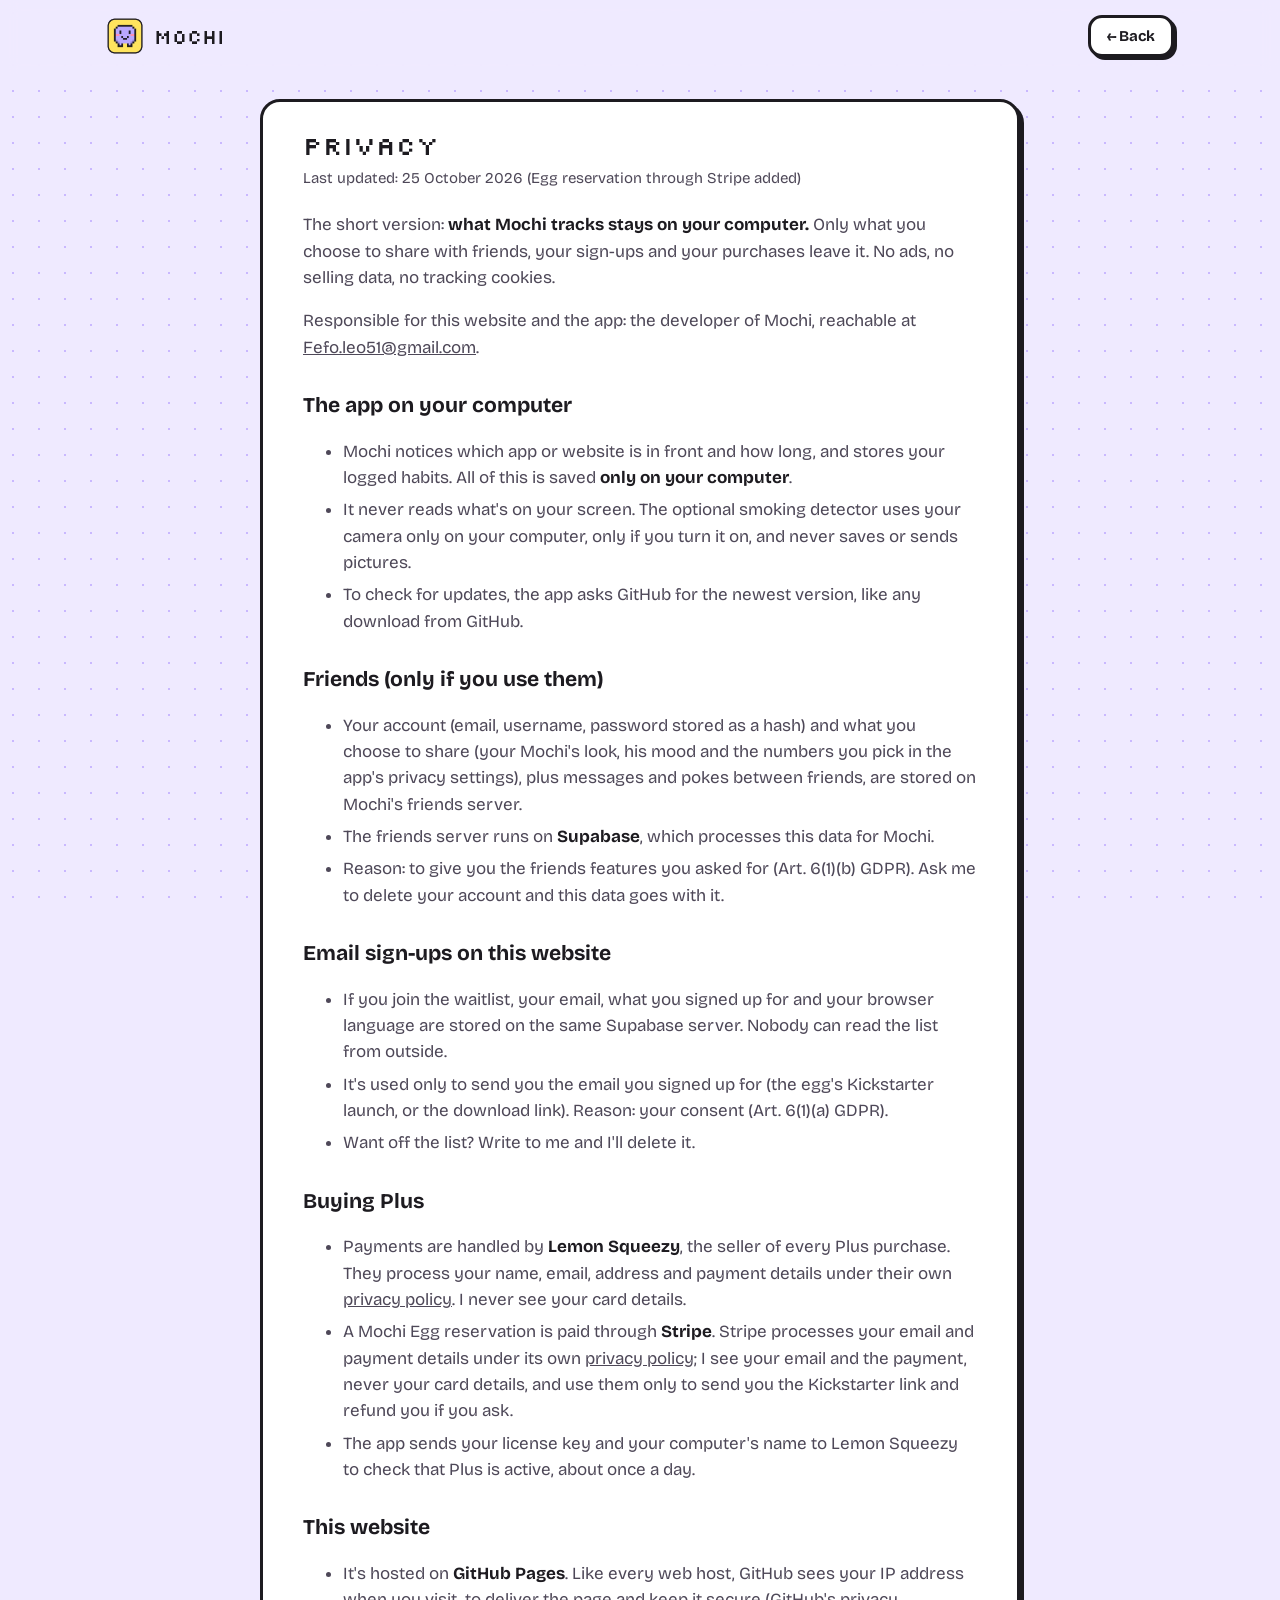
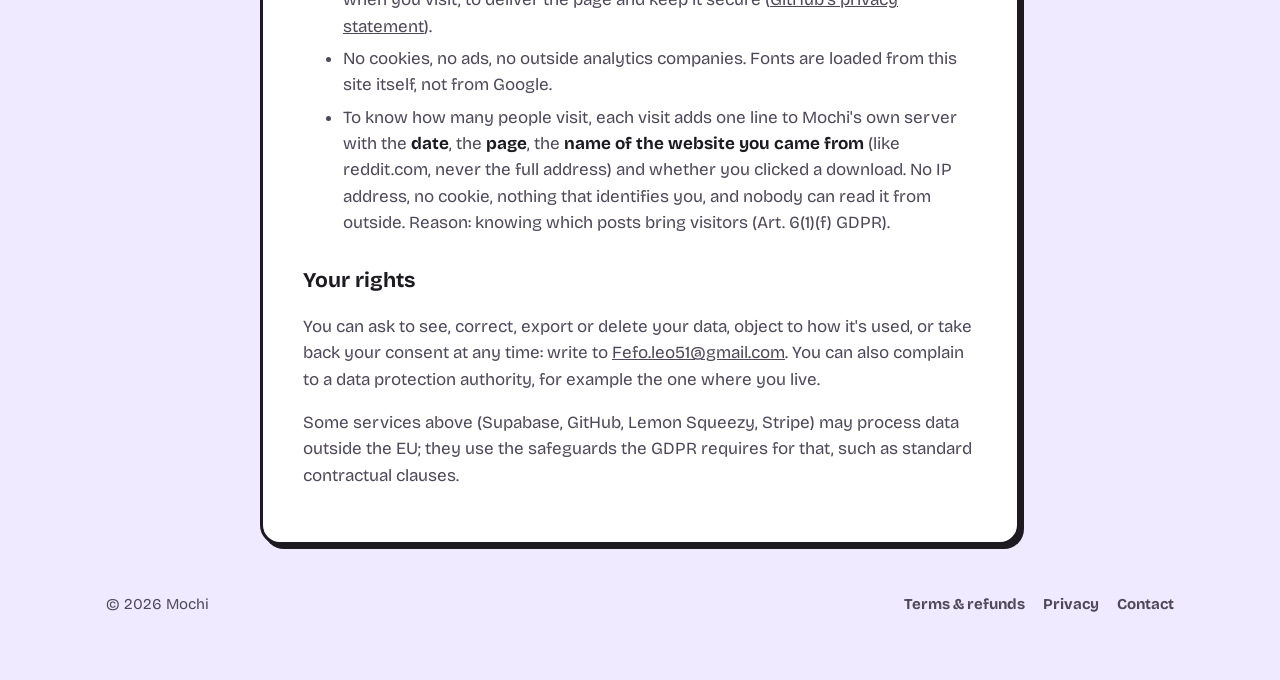
<file: docs/privacy.html>
<!doctype html>
<html lang="en">
<head>
<meta charset="utf-8">
<meta name="viewport" content="width=device-width, initial-scale=1">
<title>Mochi Privacy</title>
<meta name="description" content="What data Mochi and this website collect, where it goes, and your rights.">
<meta name="theme-color" content="#efeaff">
<link rel="icon" href="icon.png">
<link rel="stylesheet" href="style.css">
</head>
<body>
<header class="top"><div class="wrap"><a class="brand" href="./"><img src="icon.png" alt="">MOCHI</a><a class="btn small" href="./">← Back</a></div></header>
<main class="wrap">
  <article class="card doc">
    <h1>Privacy</h1>
    <p class="upd">Last updated: 25 October 2026 (Egg reservation through Stripe added)</p>

    <p>The short version: <b>what Mochi tracks stays on your computer.</b> Only what you choose to share with friends, your sign-ups and your purchases leave it. No ads, no selling data, no tracking cookies.</p>
    <p>Responsible for this website and the app: the developer of Mochi, reachable at <a href="mailto:Fefo.leo51@gmail.com">Fefo.leo51@gmail.com</a>.</p>

    <h2>The app on your computer</h2>
    <ul>
      <li>Mochi notices which app or website is in front and how long, and stores your logged habits. All of this is saved <b>only on your computer</b>.</li>
      <li>It never reads what's on your screen. The optional smoking detector uses your camera only on your computer, only if you turn it on, and never saves or sends pictures.</li>
      <li>To check for updates, the app asks GitHub for the newest version, like any download from GitHub.</li>
    </ul>

    <h2>Friends (only if you use them)</h2>
    <ul>
      <li>Your account (email, username, password stored as a hash) and what you choose to share (your Mochi's look, his mood and the numbers you pick in the app's privacy settings), plus messages and pokes between friends, are stored on Mochi's friends server.</li>
      <li>The friends server runs on <b>Supabase</b>, which processes this data for Mochi.</li>
      <li>Reason: to give you the friends features you asked for (Art. 6(1)(b) GDPR). Ask me to delete your account and this data goes with it.</li>
    </ul>

    <h2>Email sign-ups on this website</h2>
    <ul>
      <li>If you join the waitlist, your email, what you signed up for and your browser language are stored on the same Supabase server. Nobody can read the list from outside.</li>
      <li>It's used only to send you the email you signed up for (the egg's Kickstarter launch, or the download link). Reason: your consent (Art. 6(1)(a) GDPR).</li>
      <li>Want off the list? Write to me and I'll delete it.</li>
    </ul>

    <h2>Buying Plus</h2>
    <ul>
      <li>Payments are handled by <b>Lemon Squeezy</b>, the seller of every Plus purchase. They process your name, email, address and payment details under their own <a href="https://www.lemonsqueezy.com/privacy" target="_blank" rel="noopener">privacy policy</a>. I never see your card details.</li>
      <li>A Mochi Egg reservation is paid through <b>Stripe</b>. Stripe processes your email and payment details under its own <a href="https://stripe.com/privacy" target="_blank" rel="noopener">privacy policy</a>; I see your email and the payment, never your card details, and use them only to send you the Kickstarter link and refund you if you ask.</li>
      <li>The app sends your license key and your computer's name to Lemon Squeezy to check that Plus is active, about once a day.</li>
    </ul>

    <h2>This website</h2>
    <ul>
      <li>It's hosted on <b>GitHub Pages</b>. Like every web host, GitHub sees your IP address when you visit, to deliver the page and keep it secure (<a href="https://docs.github.com/site-policy/privacy-policies/github-general-privacy-statement" target="_blank" rel="noopener">GitHub's privacy statement</a>).</li>
      <li>No cookies, no ads, no outside analytics companies. Fonts are loaded from this site itself, not from Google.</li>
      <li>To know how many people visit, each visit adds one line to Mochi's own server with the <b>date</b>, the <b>page</b>, the <b>name of the website you came from</b> (like reddit.com, never the full address) and whether you clicked a download. No IP address, no cookie, nothing that identifies you, and nobody can read it from outside. Reason: knowing which posts bring visitors (Art. 6(1)(f) GDPR).</li>
    </ul>

    <h2>Your rights</h2>
    <p>You can ask to see, correct, export or delete your data, object to how it's used, or take back your consent at any time: write to <a href="mailto:Fefo.leo51@gmail.com">Fefo.leo51@gmail.com</a>. You can also complain to a data protection authority, for example the one where you live.</p>
    <p>Some services above (Supabase, GitHub, Lemon Squeezy, Stripe) may process data outside the EU; they use the safeguards the GDPR requires for that, such as standard contractual clauses.</p>
  </article>
</main>
<footer class="foot"><div class="wrap"><span>© 2026 Mochi</span><nav aria-label="Legal"><a href="terms.html">Terms &amp; refunds</a><a href="privacy.html">Privacy</a><a href="mailto:Fefo.leo51@gmail.com">Contact</a></nav></div></footer>
<script src="count.js" defer></script>
</body>
</html>
</file>
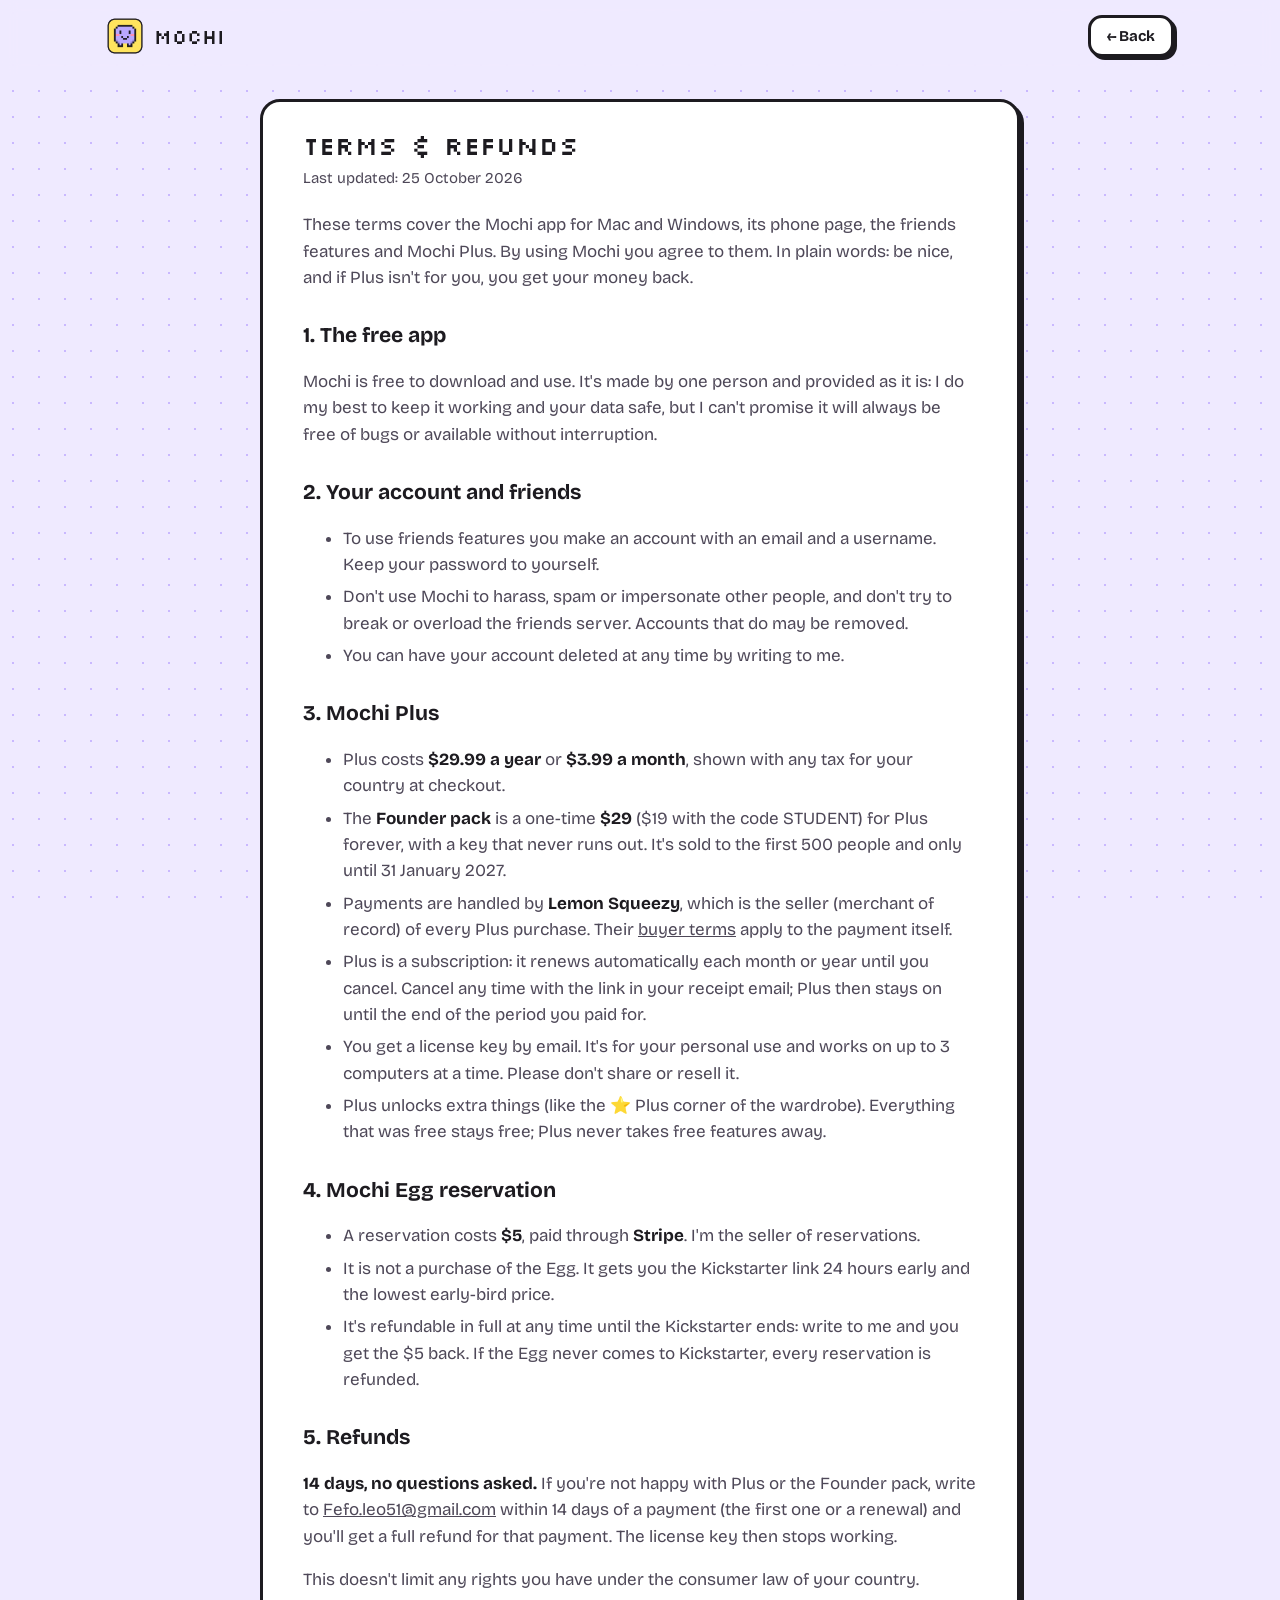
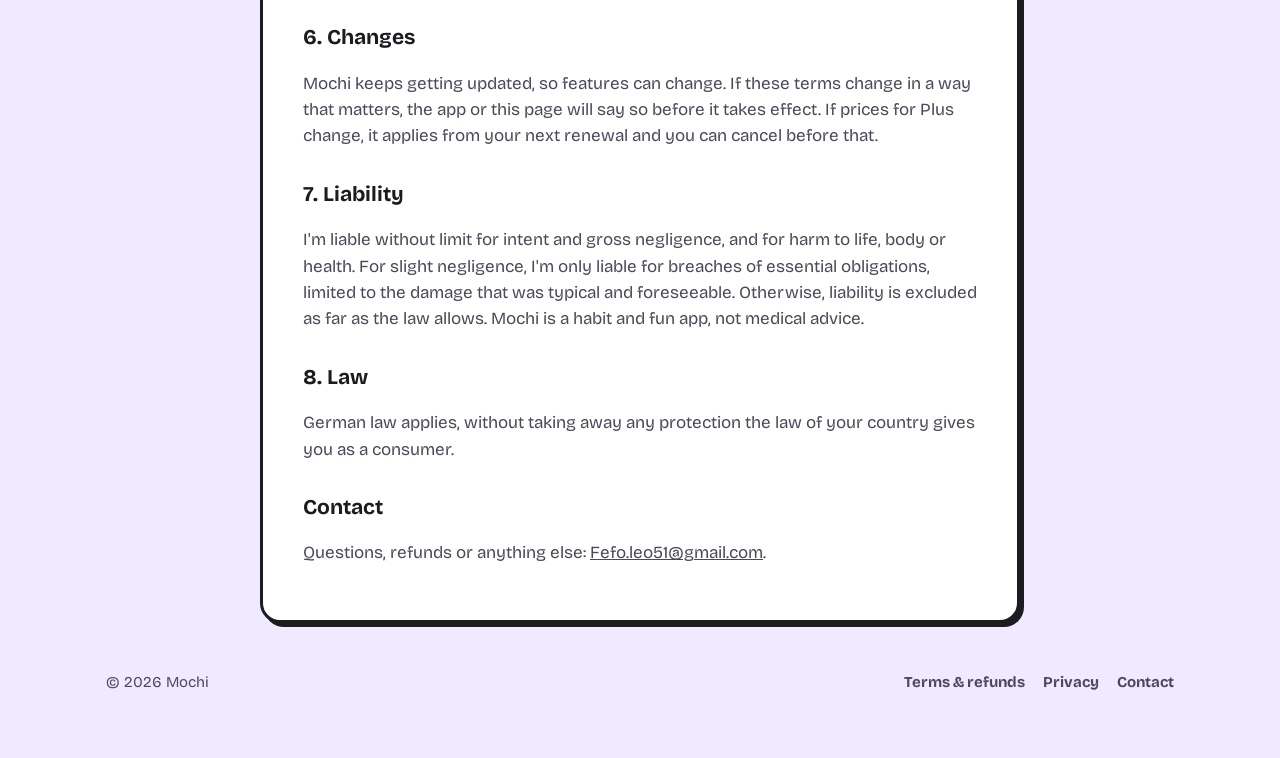
<file: docs/terms.html>
<!doctype html>
<html lang="en">
<head>
<meta charset="utf-8">
<meta name="viewport" content="width=device-width, initial-scale=1">
<title>Mochi Terms</title>
<meta name="description" content="The terms for using Mochi and buying Mochi Plus, including the 14-day refund policy.">
<meta name="theme-color" content="#efeaff">
<link rel="icon" href="icon.png">
<link rel="stylesheet" href="style.css">
</head>
<body>
<header class="top"><div class="wrap"><a class="brand" href="./"><img src="icon.png" alt="">MOCHI</a><a class="btn small" href="./">← Back</a></div></header>
<main class="wrap">
  <article class="card doc">
    <h1>Terms &amp; refunds</h1>
    <p class="upd">Last updated: 25 October 2026</p>

    <p>These terms cover the Mochi app for Mac and Windows, its phone page, the friends features and Mochi Plus. By using Mochi you agree to them. In plain words: be nice, and if Plus isn't for you, you get your money back.</p>

    <h2>1. The free app</h2>
    <p>Mochi is free to download and use. It's made by one person and provided as it is: I do my best to keep it working and your data safe, but I can't promise it will always be free of bugs or available without interruption.</p>

    <h2>2. Your account and friends</h2>
    <ul>
      <li>To use friends features you make an account with an email and a username. Keep your password to yourself.</li>
      <li>Don't use Mochi to harass, spam or impersonate other people, and don't try to break or overload the friends server. Accounts that do may be removed.</li>
      <li>You can have your account deleted at any time by writing to me.</li>
    </ul>

    <h2>3. Mochi Plus</h2>
    <ul>
      <li>Plus costs <b>$29.99 a year</b> or <b>$3.99 a month</b>, shown with any tax for your country at checkout.</li>
      <li>The <b>Founder pack</b> is a one-time <b>$29</b> ($19 with the code STUDENT) for Plus forever, with a key that never runs out. It's sold to the first 500 people and only until 31 January 2027.</li>
      <li>Payments are handled by <b>Lemon Squeezy</b>, which is the seller (merchant of record) of every Plus purchase. Their <a href="https://www.lemonsqueezy.com/buyer-terms" target="_blank" rel="noopener">buyer terms</a> apply to the payment itself.</li>
      <li>Plus is a subscription: it renews automatically each month or year until you cancel. Cancel any time with the link in your receipt email; Plus then stays on until the end of the period you paid for.</li>
      <li>You get a license key by email. It's for your personal use and works on up to 3 computers at a time. Please don't share or resell it.</li>
      <li>Plus unlocks extra things (like the ⭐ Plus corner of the wardrobe). Everything that was free stays free; Plus never takes free features away.</li>
    </ul>

    <h2>4. Mochi Egg reservation</h2>
    <ul>
      <li>A reservation costs <b>$5</b>, paid through <b>Stripe</b>. I'm the seller of reservations.</li>
      <li>It is not a purchase of the Egg. It gets you the Kickstarter link 24 hours early and the lowest early-bird price.</li>
      <li>It's refundable in full at any time until the Kickstarter ends: write to me and you get the $5 back. If the Egg never comes to Kickstarter, every reservation is refunded.</li>
    </ul>

    <h2>5. Refunds</h2>
    <p><b>14 days, no questions asked.</b> If you're not happy with Plus or the Founder pack, write to <a href="mailto:Fefo.leo51@gmail.com">Fefo.leo51@gmail.com</a> within 14 days of a payment (the first one or a renewal) and you'll get a full refund for that payment. The license key then stops working.</p>
    <p>This doesn't limit any rights you have under the consumer law of your country.</p>

    <h2>6. Changes</h2>
    <p>Mochi keeps getting updated, so features can change. If these terms change in a way that matters, the app or this page will say so before it takes effect. If prices for Plus change, it applies from your next renewal and you can cancel before that.</p>

    <h2>7. Liability</h2>
    <p>I'm liable without limit for intent and gross negligence, and for harm to life, body or health. For slight negligence, I'm only liable for breaches of essential obligations, limited to the damage that was typical and foreseeable. Otherwise, liability is excluded as far as the law allows. Mochi is a habit and fun app, not medical advice.</p>

    <h2>8. Law</h2>
    <p>German law applies, without taking away any protection the law of your country gives you as a consumer.</p>

    <h2>Contact</h2>
    <p>Questions, refunds or anything else: <a href="mailto:Fefo.leo51@gmail.com">Fefo.leo51@gmail.com</a>.</p>
  </article>
</main>
<footer class="foot"><div class="wrap"><span>© 2026 Mochi</span><nav aria-label="Legal"><a href="terms.html">Terms &amp; refunds</a><a href="privacy.html">Privacy</a><a href="mailto:Fefo.leo51@gmail.com">Contact</a></nav></div></footer>
<script src="count.js" defer></script>
</body>
</html>
</file>
<file: docs/style.css>
/* Mochi website: shared styles (fonts are self-hosted, nothing is loaded from Google) */
@font-face { font-family: "Silkscreen"; src: url(fonts/Silkscreen-Regular.woff) format("woff"); font-display: swap; }
@font-face { font-family: "Bricolage"; src: url(fonts/BricolageGrotesque-Regular.woff) format("woff"); font-weight: 400; font-display: swap; }
@font-face { font-family: "Bricolage"; src: url(fonts/BricolageGrotesque-Bold.woff) format("woff"); font-weight: 700 800; font-display: swap; }

:root {
  --bg: #efeaff; --card: #ffffff; --soft: #f6f3ff; --ink: #1d1b20; --ink-2: #4e4858; --line: #1d1b20;
  --yellow: #ffe45e; --lilac: #c9b8ff; --pink: #ff8fb1; --green: #9be8a9; --blue: #7ad3ff; --peach: #ffd28a;
  --shadow: 4px 4px 0 var(--line);
  --pixel: "Silkscreen", ui-monospace, monospace;
  --body: "Bricolage", -apple-system, BlinkMacSystemFont, "Segoe UI", sans-serif;
  color-scheme: light;
}
@media (prefers-color-scheme: dark) {
  :root:not([data-theme="light"]) { --bg: #16131d; --card: #231e2e; --soft: #2c2639; --ink: #f3eefc; --ink-2: #c6bfd6; --line: #000; color-scheme: dark; }
}
* { box-sizing: border-box; }
html { -webkit-text-size-adjust: 100%; scroll-behavior: smooth; }
body { margin: 0; background: var(--bg); color: var(--ink); font: 17px/1.55 var(--body); overflow-x: hidden;
       background-image: radial-gradient(var(--lilac) 1.2px, transparent 1.2px); background-size: 26px 26px; background-attachment: fixed; }
@media (prefers-color-scheme: dark) { :root:not([data-theme="light"]) body { background-image: radial-gradient(#2c2639 1.2px, transparent 1.2px); } }
a { color: inherit; }
img { max-width: 100%; }
.wrap { max-width: 1100px; margin: 0 auto; padding: 0 16px; }
.px { font-family: var(--pixel); letter-spacing: .03em; }
.card { background: var(--card); border: 3px solid var(--line); border-radius: 20px; box-shadow: var(--shadow); }
.btn { display: inline-flex; align-items: center; justify-content: center; gap: 8px; min-height: 52px; padding: 0 22px; border: 3px solid var(--line);
       border-radius: 14px; background: var(--card); color: var(--ink); box-shadow: 3px 3px 0 var(--line); font: 700 17px var(--body);
       text-decoration: none; cursor: pointer; transition: transform .08s, box-shadow .08s; }
.btn:hover { transform: translate(-1px, -1px); box-shadow: 4px 4px 0 var(--line); }
.btn:active { transform: translate(3px, 3px); box-shadow: 0 0 0 var(--line); }
.btn:focus-visible, a:focus-visible, input:focus-visible, summary:focus-visible { outline: 3px solid #2a78d6; outline-offset: 3px; }
.btn.primary { background: var(--yellow); color: #1d1b20; }
.btn small { font-weight: 400; opacity: .75; }
.btn[disabled] { opacity: .6; cursor: default; }

header.top { position: sticky; top: 0; z-index: 10; background: color-mix(in srgb, var(--bg) 88%, transparent); backdrop-filter: blur(8px);
             -webkit-backdrop-filter: blur(8px); border-bottom: 3px solid transparent; }
header.top.scrolled { border-bottom-color: var(--line); }
header.top .wrap { display: flex; align-items: center; justify-content: space-between; gap: 12px; height: 72px; }
.brand { display: inline-flex; align-items: center; gap: 10px; font: 20px var(--pixel); text-decoration: none; }
.brand img { width: 38px; height: 38px; border-radius: 10px; }
nav.links { display: flex; gap: 22px; font-weight: 700; font-size: 15px; }
nav.links a { text-decoration: none; } nav.links a:hover { text-decoration: underline; text-decoration-thickness: 3px; text-underline-offset: 5px; }
@media (max-width: 760px) { nav.links { display: none; } }
.btn.small { min-height: 42px; padding: 0 16px; font-size: 15px; }

footer.foot { padding: 48px 0 64px; color: var(--ink-2); font-size: 15px; }
footer.foot .wrap { display: flex; flex-wrap: wrap; gap: 18px 28px; align-items: center; justify-content: space-between; }
footer.foot nav { display: flex; flex-wrap: wrap; gap: 18px; }
footer.foot a { text-decoration: none; font-weight: 700; } footer.foot a:hover { text-decoration: underline; }

/* the legal pages */
.doc { max-width: 760px; margin: 24px auto 0; padding: 28px clamp(18px, 4vw, 40px) 36px; }
.doc h1 { font: 26px/1.2 var(--pixel); margin: 0 0 6px; }
.doc .upd { color: var(--ink-2); margin: 0 0 22px; font-size: 15px; }
.doc h2 { font-size: 21px; margin: 28px 0 8px; }
.doc p, .doc li { color: var(--ink-2); } .doc li { margin-bottom: 6px; }
.doc b, .doc strong { color: var(--ink); }
</file>
